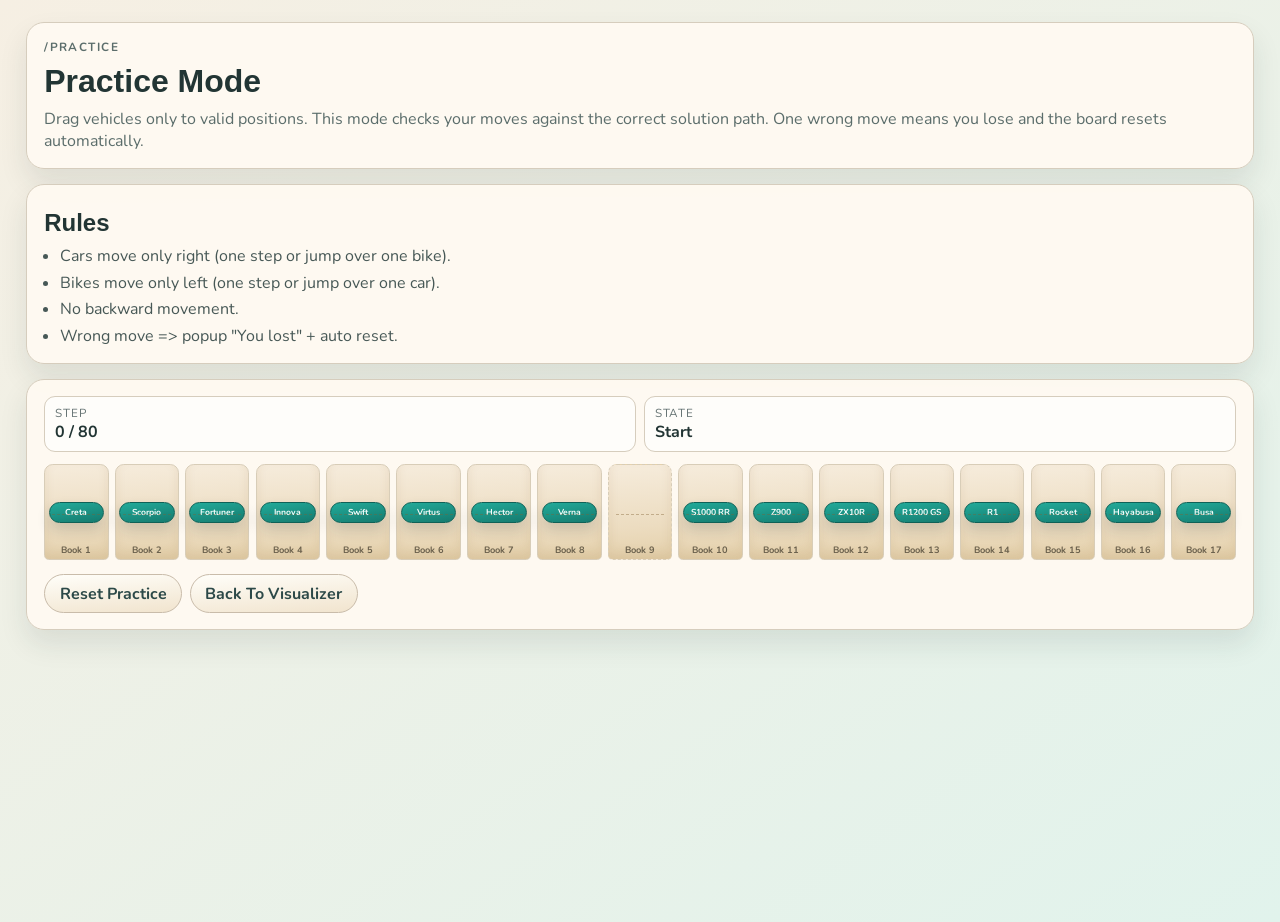
<file: practice/index.html>
<!doctype html>
<html lang="en">
  <head>
    <meta charset="UTF-8" />
    <meta name="viewport" content="width=device-width, initial-scale=1.0" />
    <title>Practice Mode - Book Car Bike Puzzle</title>
    <link
      rel="preconnect"
      href="https://fonts.googleapis.com"
    />
    <link
      rel="preconnect"
      href="https://fonts.gstatic.com"
      crossorigin
    />
    <link
      href="https://fonts.googleapis.com/css2?family=Archivo+Expanded:wght@500;700&family=Nunito:wght@400;600;700&display=swap"
      rel="stylesheet"
    />
    <link rel="stylesheet" href="./practice.css" />
  </head>
  <body>
    <main class="shell">
      <header class="panel hero">
        <p class="eyebrow">/practice</p>
        <h1>Practice Mode</h1>
        <p>
          Drag vehicles only to valid positions. This mode checks your moves against the correct
          solution path. One wrong move means you lose and the board resets automatically.
        </p>
      </header>

      <section class="panel rules">
        <h2>Rules</h2>
        <ul>
          <li>Cars move only right (one step or jump over one bike).</li>
          <li>Bikes move only left (one step or jump over one car).</li>
          <li>No backward movement.</li>
          <li>Wrong move => popup "You lost" + auto reset.</li>
        </ul>
      </section>

      <section class="panel board-panel">
        <div class="status">
          <div>
            <span class="label">Step</span>
            <strong id="stepValue">0 / 80</strong>
          </div>
          <div>
            <span class="label">State</span>
            <strong id="stateValue">Start</strong>
          </div>
        </div>

        <div id="practiceBoard" class="board" aria-label="Practice board"></div>

        <div class="actions">
          <button id="resetBtn" type="button">Reset Practice</button>
          <a class="home-link" href="../index.html">Back To Visualizer</a>
        </div>
      </section>
    </main>

    <div id="popup" class="popup" role="status" aria-live="polite"></div>

    <script src="./practice.js" defer></script>
  </body>
</html>
</file>
<file: practice/practice.css>
:root {
  --bg-a: #f6efe3;
  --bg-b: #e1f3ec;
  --panel: #fffaf2;
  --ink: #223534;
  --muted: #5b6d6b;
  --line: #d6cdbd;
  --car: #157a6e;
  --bike: #157a6e;
}

* {
  box-sizing: border-box;
}

body {
  margin: 0;
  min-height: 100vh;
  font-family: "Nunito", "Segoe UI", sans-serif;
  color: var(--ink);
  background: linear-gradient(145deg, var(--bg-a), var(--bg-b));
}

.shell {
  width: min(1320px, 96vw);
  margin: 1.4rem auto 2rem;
}

.panel {
  border: 1px solid var(--line);
  border-radius: 18px;
  background: rgba(255, 250, 242, 0.95);
  box-shadow: 0 14px 28px rgba(34, 53, 52, 0.1);
  padding: 1rem 1.1rem;
}

.rules,
.board-panel {
  margin-top: 0.9rem;
}

.eyebrow {
  margin: 0;
  text-transform: uppercase;
  letter-spacing: 0.12em;
  font-size: 0.74rem;
  font-weight: 700;
  color: #3f6c6a;
}

h1,
h2 {
  font-family: "Archivo Expanded", "Arial Black", sans-serif;
  margin: 0.5rem 0;
}

.hero p {
  margin: 0;
  color: var(--muted);
}

.rules ul {
  margin: 0;
  padding-left: 1rem;
  display: grid;
  gap: 0.3rem;
  color: #475856;
}

.status {
  display: grid;
  grid-template-columns: repeat(2, minmax(0, 1fr));
  gap: 0.5rem;
  margin-bottom: 0.8rem;
}

.status > div {
  border: 1px solid var(--line);
  border-radius: 11px;
  padding: 0.5rem 0.6rem;
  background: rgba(255, 255, 255, 0.65);
}

.label {
  display: block;
  font-size: 0.73rem;
  letter-spacing: 0.08em;
  text-transform: uppercase;
  color: #647272;
}

.board {
  display: grid;
  grid-template-columns: repeat(17, minmax(2.15rem, 1fr));
  gap: 0.38rem;
}

.slot {
  position: relative;
  height: 6rem;
  border-radius: 0.55rem 0.55rem 0.3rem 0.3rem;
  border: 1px solid #d8cdb8;
  background: linear-gradient(175deg, #f6ecdc 0%, #ecdcc0 65%, #e4d0aa 100%);
  box-shadow: inset 0 -6px 11px rgba(117, 78, 20, 0.09);
  display: flex;
  justify-content: center;
}

.slot::after {
  content: "";
  position: absolute;
  left: 0.45rem;
  right: 0.45rem;
  top: 52%;
  border-top: 1px dashed rgba(128, 95, 48, 0.4);
  pointer-events: none;
}

.slot.empty {
  border-style: dashed;
}

.token-holder {
  width: 100%;
  min-height: 100%;
  display: flex;
  align-items: center;
  justify-content: center;
  padding: 0 0.14rem;
}

.token {
  width: calc(100% - 0.14rem);
  max-width: 4.5rem;
  height: 1.35rem;
  border-radius: 999px;
  border: 1px solid transparent;
  color: #f5fffd;
  font-size: 0.54rem;
  font-weight: 700;
  display: inline-flex;
  align-items: center;
  justify-content: center;
  white-space: nowrap;
  overflow: hidden;
  text-overflow: ellipsis;
  box-shadow: 0 7px 14px rgba(23, 35, 35, 0.16);
  cursor: grab;
}

.token:active {
  cursor: grabbing;
}

.token.car,
.token.bike {
  background: linear-gradient(170deg, #22ab9a, #157a6e);
  border-color: #0f6157;
  align-self: center;
  margin: 0;
}

.book-label {
  position: absolute;
  bottom: 0.18rem;
  width: 100%;
  text-align: center;
  font-size: 0.58rem;
  color: #6b614d;
  font-weight: 700;
  pointer-events: none;
}

.actions {
  margin-top: 0.85rem;
  display: flex;
  flex-wrap: wrap;
  gap: 0.5rem;
}

button,
.home-link {
  border: 1px solid #c9bcaa;
  border-radius: 999px;
  padding: 0.48rem 0.9rem;
  background: linear-gradient(175deg, #fffef9, #f1e4ce);
  color: #2c4948;
  text-decoration: none;
  font: inherit;
  font-weight: 700;
  cursor: pointer;
}

.popup {
  position: fixed;
  left: 50%;
  bottom: 1.2rem;
  transform: translateX(-50%) translateY(20px);
  border-radius: 999px;
  background: #223534;
  color: #f4fbf9;
  padding: 0.6rem 1rem;
  font-weight: 700;
  opacity: 0;
  pointer-events: none;
  transition: opacity 180ms ease, transform 180ms ease;
}

.popup.show {
  opacity: 1;
  transform: translateX(-50%) translateY(0);
}

@media (max-width: 780px) {
  .board {
    overflow-x: auto;
    grid-template-columns: repeat(17, minmax(2rem, 2.7rem));
  }

  .slot {
    height: 5.1rem;
  }

  .token {
    font-size: 0.48rem;
    height: 1.2rem;
  }

}
</file>
